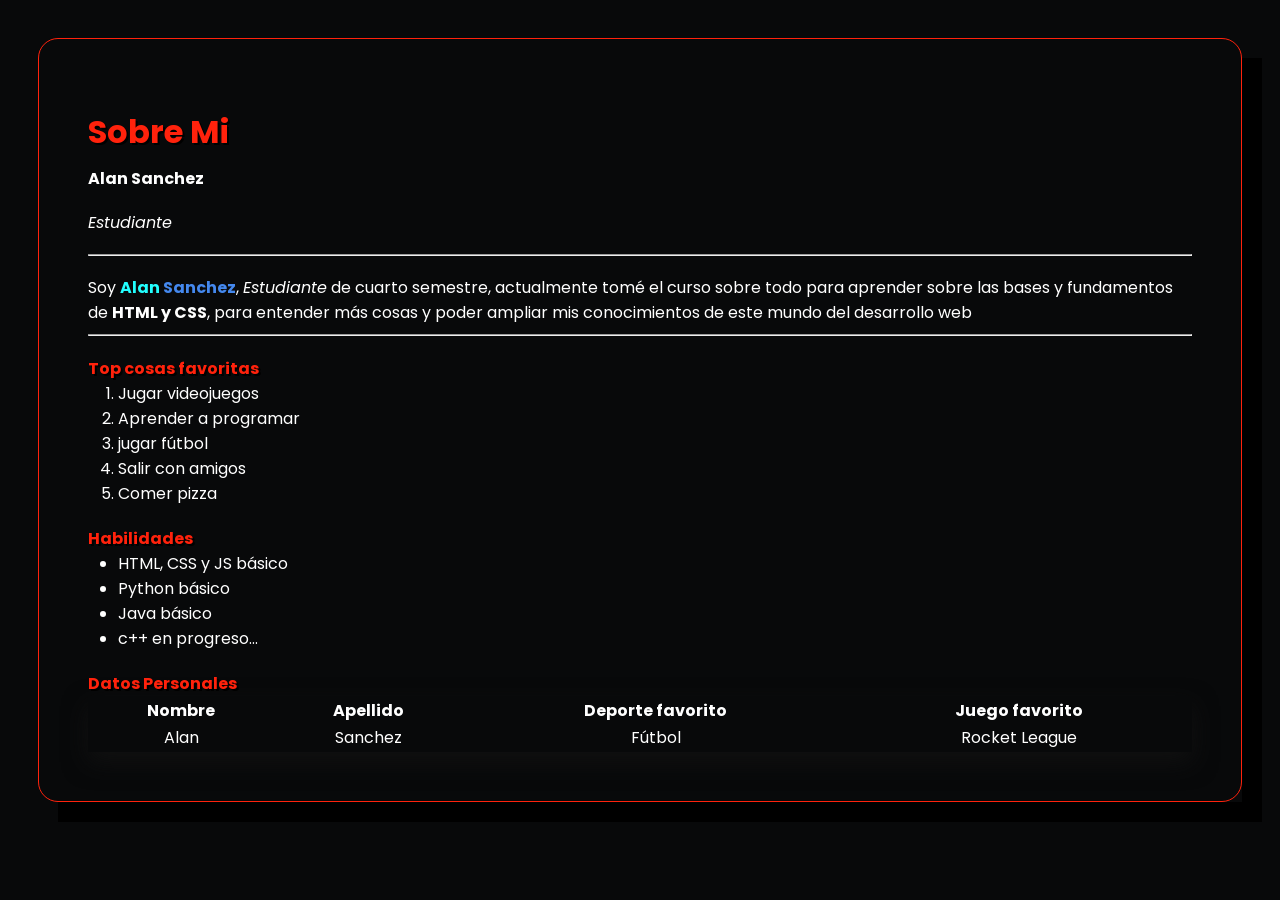
<file: index.html>
<!DOCTYPE html>
<html lang="es">
<head>
    <meta charset="UTF-8">
    <meta name="viewport" content="width=device-width, initial-scale=1.0">
    <title>Document</title>
    <link rel="stylesheet" href="style.css">
</head>
<body>
    <main>
        <!-- Título -->
        <div id="presentation">
                <h1 class="title">Sobre Mi</h1>
                <strong>Alan Sanchez </strong>
                <p>
                    <em class="sub-title">Estudiante</em>
                </p>
                
                <hr>
                
                <!-- Presentación -->
                <p>
                    Soy <strong ><span id="name">Alan</span> <span id="last-name">Sanchez</span></strong>, <em>Estudiante</em> de cuarto semestre, actualmente tomé el curso sobre todo para aprender sobre las bases y fundamentos de <strong> HTML y CSS</strong>, para entender más cosas y poder ampliar mis conocimientos de este mundo del desarrollo web
                </p>
        </div>
            <hr>

        <!-- Lista ordenada de cosas favoritas -->
        
        <p>Top cosas favoritas</p>
        <ol>
            <li>Jugar videojuegos</li>
            <li>Aprender a programar</li>
            <li>jugar fútbol</li>
            <li>Salir con amigos</li>
            <li>Comer pizza</li>
        </ol>
        <!-- Lista desordenada de Habilidades -->
        <p>Habilidades</p>
        <ul>
            <li>HTML, CSS y JS básico</li>
            <li>Python básico</li>
            <li>Java básico</li>
            <li>c++ en progreso...</li>
        </ul>
        
        <!-- Tabla de datos perosnales -->
        <p>Datos Personales</p>
        <table>
            <thead>
                <tr>
                    <th>Nombre</th>
                    <th>Apellido</th>
                    <th>Deporte favorito</th>
                    <th>Juego favorito</th>
                </tr>
            </thead>
            <tbody>
                <tr>
                    <td>Alan</td>
                    <td>Sanchez</td>
                    <td>Fútbol </td>
                    <td>Rocket League</td>
                </tr>
            </tbody>
        </table>
        
        
    </main>
</body>
</html>
</file>
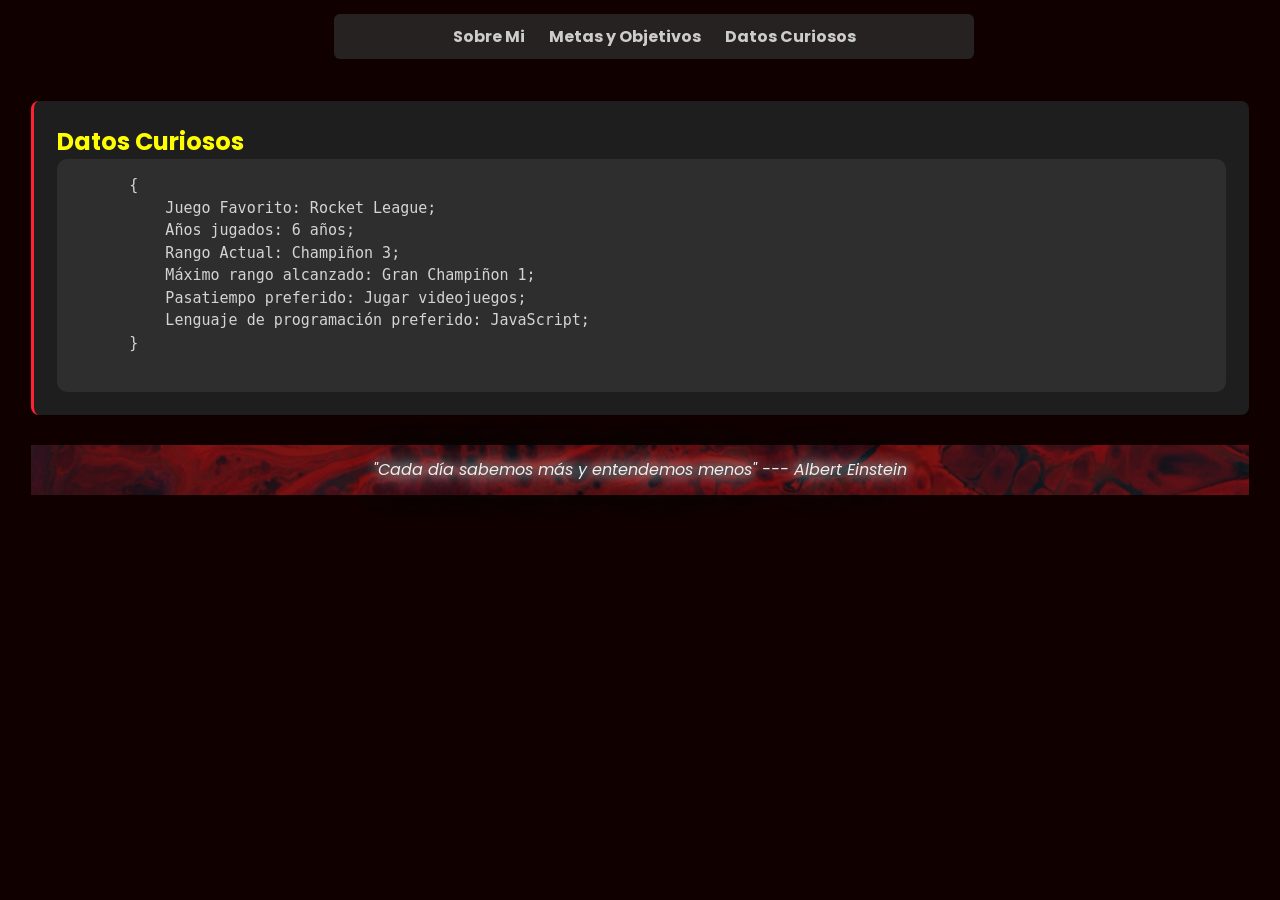
<file: Tarea3/datos_cursiosos.html>
<!DOCTYPE html>
<html lang="en">
<head>
    <meta charset="UTF-8">
    <meta name="viewport" content="width=device-width, initial-scale=1.0">
    <title>Datos Curiosos</title>
    <link rel="stylesheet" href="style.css">
    <link rel="icon" href="images/logo.jpg" type="image/jpg">
</head>
<body>
    <main>
        <div class="container-navbar">
                <nav>
                    <a href="index.html#inicio">Sobre Mi</a>
                    <a href="Metas_objetivos.html">Metas y Objetivos</a>
                    <a href="datos_cursiosos.html">Datos Curiosos</a>
                </nav>
            </div>

            <section id="inicio-DC">
                    <div class="card">
                        <h2>Datos Curiosos</h2>
                        <code>
                            <pre>
        {
            Juego Favorito: Rocket League;
            Años jugados: 6 años;
            Rango Actual: Champiñon 3;
            Máximo rango alcanzado: Gran Champiñon 1;
            Pasatiempo preferido: Jugar videojuegos;
            Lenguaje de programación preferido: JavaScript;
        }
                            </pre>
                        </code>
                    </div>

                    <div class="img-hr">"Cada día sabemos más y entendemos menos" --- Albert Einstein</div>
                </section>
    </main>
</body>
</html>
</file>
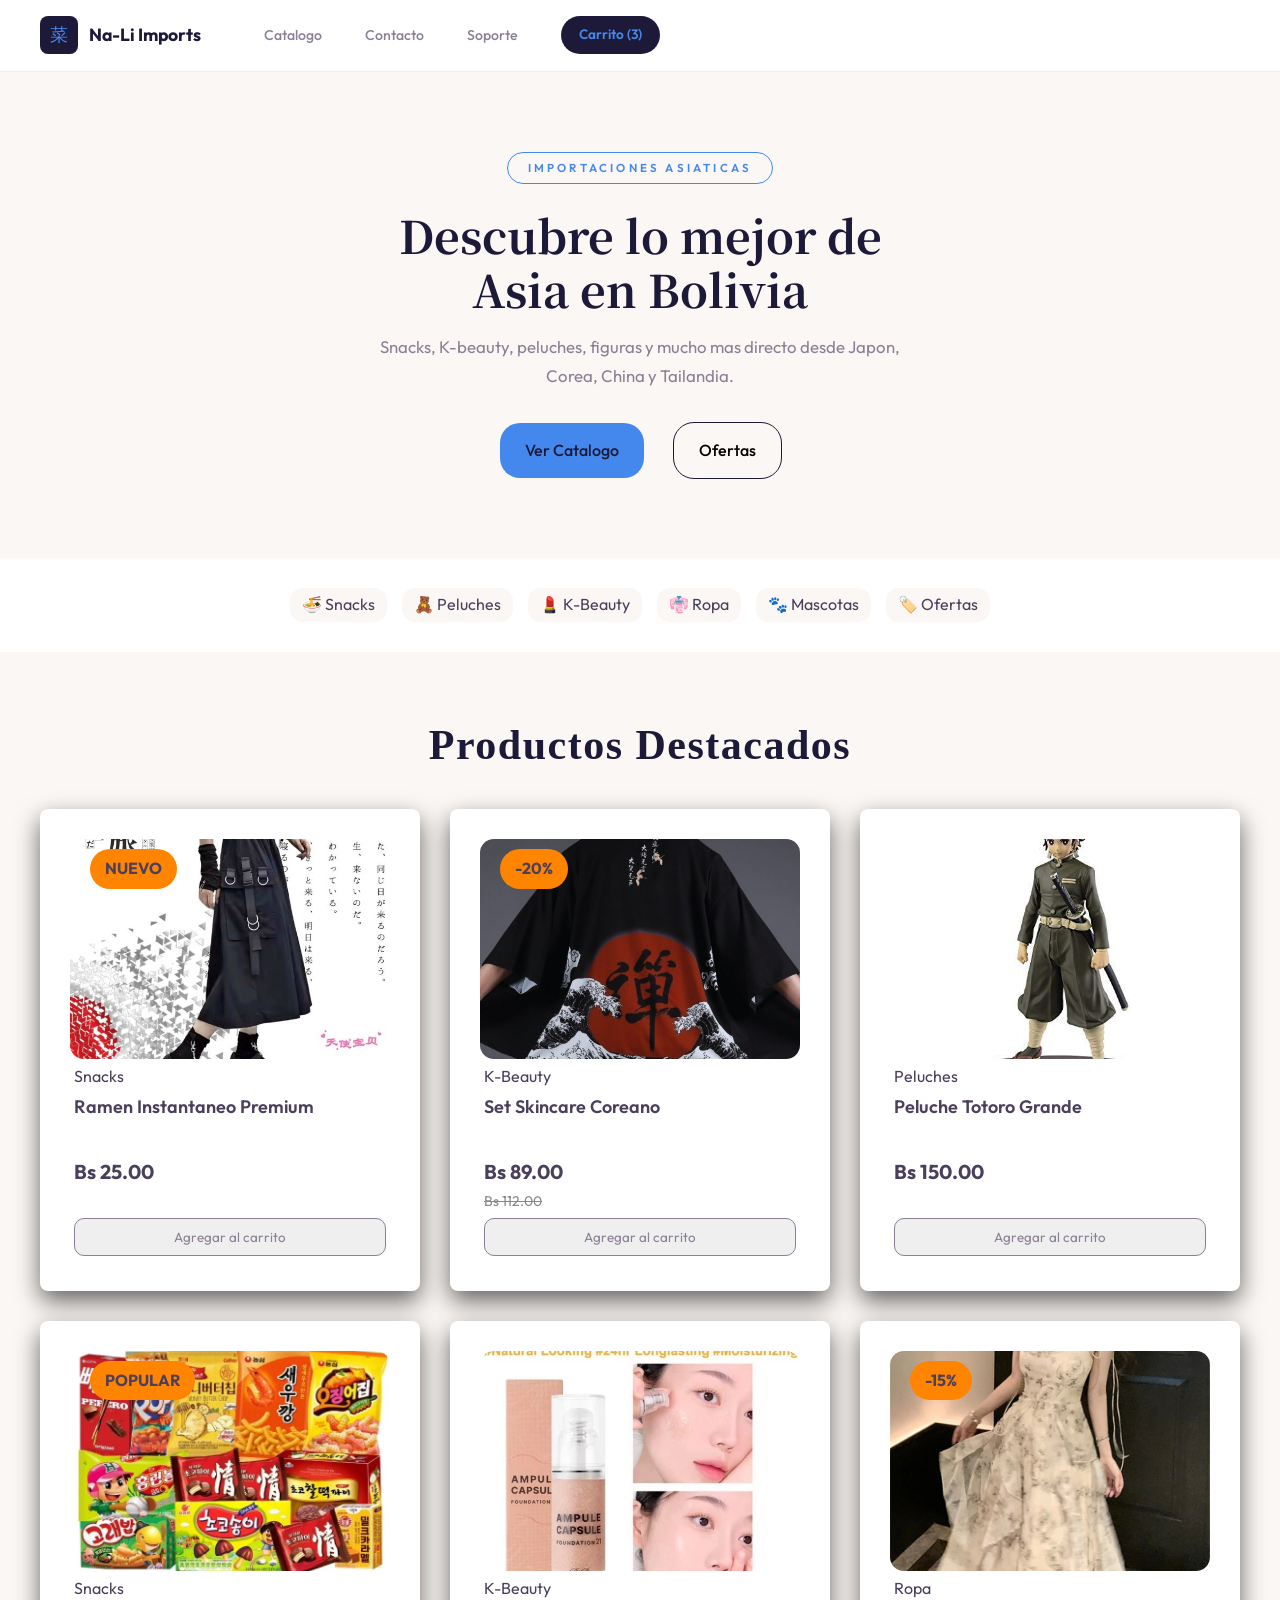
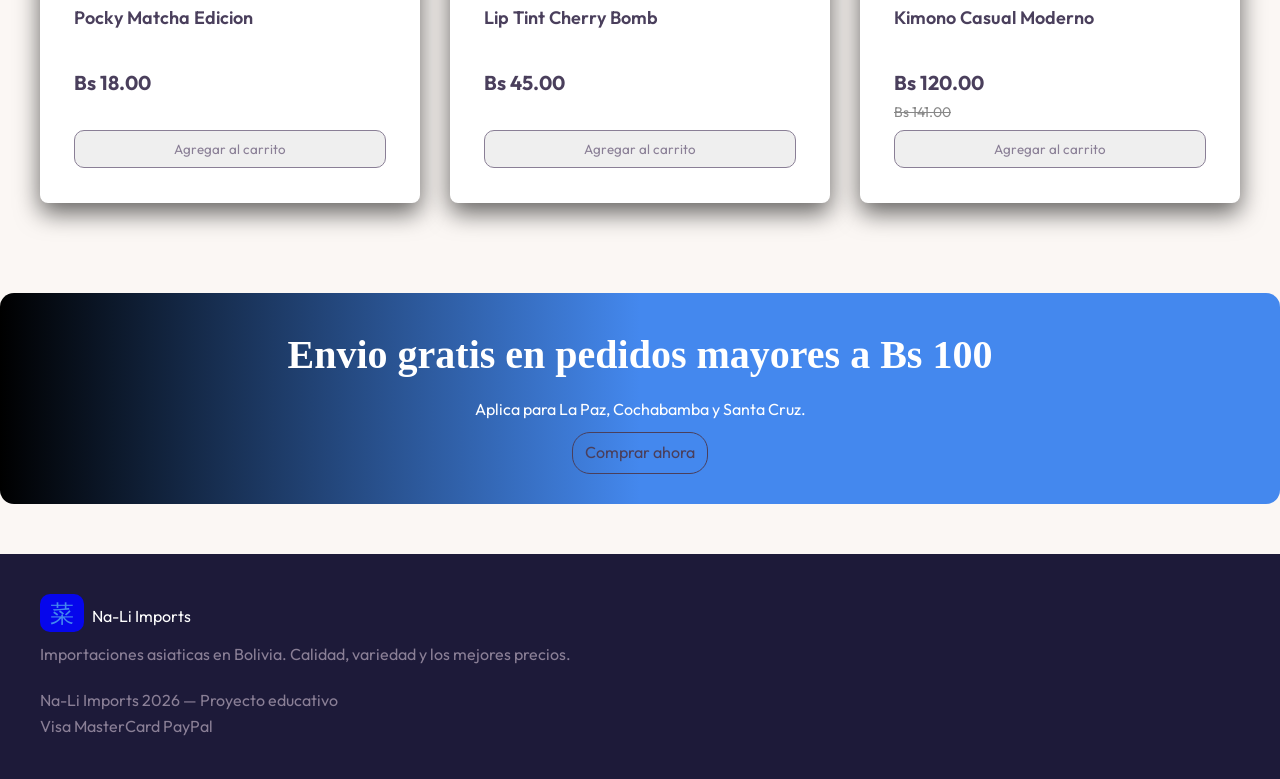
<file: Tarea4/Clase 5 LAding PAge Partial/inicio.html>
<!DOCTYPE html>
<html lang="es">

<head>
  <meta charset="UTF-8">
  <meta name="viewport" content="width=device-width, initial-scale=1.0">
  <title>Na-Li Imports — Catalogo</title>
  <link rel="preconnect" href="https://fonts.googleapis.com">
  <link rel="preconnect" href="https://fonts.gstatic.com" crossorigin>
  <link
    href="https://fonts.googleapis.com/css2?family=Outfit:wght@300;400;500;600;700;800&family=Noto+Serif+JP:wght@400;700&display=swap"
    rel="stylesheet">
  <link rel="stylesheet" href="styles.css">
</head>

<body>

  <nav class="nav">
    <span class="nav__logo-icon">菜</span>
    <span class="nav__logo-text">Na-Li Imports</span>
    <a href="#catalogo" class="nav__link">Catalogo</a>
    <a href="#" class="nav__link">Contacto</a>
    <a href="#" class="nav__link">Soporte</a>
    <span class="nav__cart">Carrito (3)</span>
  </nav>


  <header class="hero">
    <span class="hero__tag">Importaciones Asiaticas</span>
    <h1 class="hero__title">Descubre lo mejor de Asia en Bolivia</h1>
    <p class="hero__text">Snacks, K-beauty, peluches, figuras y mucho mas directo desde Japon, Corea, China y Tailandia.
    </p>
    <div class="hero__btn">
      <a href="#catalogo" class="btn">Ver Catalogo</a>
      <a href="#" class="btn btn--outline">Ofertas</a>
    </div>
  </header>


  <section class="categorias">
    <span class="categoria">🍜 Snacks</span>
    <span class="categoria">🧸 Peluches</span>
    <span class="categoria">💄 K-Beauty</span>
    <span class="categoria">👘 Ropa</span>
    <span class="categoria">🐾 Mascotas</span>
    <span class="categoria">🏷️ Ofertas</span>
  </section>

  <section class="seccion" id="catalogo">
    <h2 class="seccion__titulo">Productos Destacados</h2>

    <div class="cards-container">

      <div class="card">
        <div class="card__imagen">
          <img src="img/producto1.jpg" alt="Ramen instantaneo premium">
          <span class="card__badge">Nuevo</span>
        </div>
        <div class="card__info">
          <span class="card__categoria">Snacks</span>
          <h3 class="card__nombre">Ramen Instantaneo Premium</h3>
          <p class="card__precio">Bs 25.00</p>
          <button class="card__btn">Agregar al carrito</button>
        </div>
      </div>

      <div class="card">
        <div class="card__imagen">
          <img src="img/producto2.jpg" alt="Set de skincare coreano">
          <span class="card__badge card__badge--oferta">-20%</span>
        </div>
        <div class="card__info">
          <span class="card__categoria">K-Beauty</span>
          <h3 class="card__nombre">Set Skincare Coreano</h3>
          <p class="card__precio">Bs 89.00</p>
          <p class="card__precio-antes">Bs 112.00</p>
          <button class="card__btn">Agregar al carrito</button>
        </div>
      </div>

      <div class="card">
        <div class="card__imagen">
          <img src="img/peluche1.jpg" alt="Peluche Totoro">
        </div>
        <div class="card__info">
          <span class="card__categoria">Peluches</span>
          <h3 class="card__nombre">Peluche Totoro Grande</h3>
          <p class="card__precio">Bs 150.00</p>
          <button class="card__btn">Agregar al carrito</button>
        </div>
      </div>

      <div class="card">
        <div class="card__imagen">
          <img src="img/snack1.webp" alt="Pocky matcha">
          <span class="card__badge">Popular</span>
        </div>
        <div class="card__info">
          <span class="card__categoria">Snacks</span>
          <h3 class="card__nombre">Pocky Matcha Edicion</h3>
          <p class="card__precio">Bs 18.00</p>
          <button class="card__btn">Agregar al carrito</button>
        </div>
      </div>

      <div class="card">
        <div class="card__imagen">
          <img src="img/makeup1.webp" alt="Lip tint coreano">
        </div>
        <div class="card__info">
          <span class="card__categoria">K-Beauty</span>
          <h3 class="card__nombre">Lip Tint Cherry Bomb</h3>
          <p class="card__precio">Bs 45.00</p>
          <button class="card__btn">Agregar al carrito</button>
        </div>
      </div>

      <div class="card">
        <div class="card__imagen">
          <img src="img/ropa1.webp" alt="Kimono moderno">
          <span class="card__badge card__badge--oferta">-15%</span>
        </div>
        <div class="card__info">
          <span class="card__categoria">Ropa</span>
          <h3 class="card__nombre">Kimono Casual Moderno</h3>
          <p class="card__precio">Bs 120.00</p>
          <p class="card__precio-antes">Bs 141.00</p>
          <button class="card__btn">Agregar al carrito</button>
        </div>
      </div>

    </div>
  </section>

  <section class="promo">
    <h2 class="promo__titulo">Envio gratis en pedidos mayores a Bs 100</h2>
    <p class="promo__texto">Aplica para La Paz, Cochabamba y Santa Cruz.</p>
    <a href="#" class="btn">Comprar ahora</a>
  </section>


  <footer class="footer">
    <div class="footer__marca">
      <span class="footer__logo-icon">菜</span>
      <span class="footer__logo-text">Na-Li Imports</span>
      <p class="footer__about">Importaciones asiaticas en Bolivia. Calidad, variedad y los mejores precios.</p>
    </div>
    <div class="footer__bottom">
      <p>Na-Li Imports 2026 — Proyecto educativo</p>
      <span class="footer__pago">Visa</span>
      <span class="footer__pago">MasterCard</span>
      <span class="footer__pago">PayPal</span>
    </div>
  </footer>

</body>

</html>
</file>
<file: style.css>
@import url('https://fonts.googleapis.com/css2?family=Poppins:ital,wght@0,100;0,200;0,300;0,400;0,500;0,600;0,700;0,800;0,900;1,100;1,200;1,300;1,400;1,500;1,600;1,700;1,800;1,900&display=swap');
    *{
        margin: 0;
        padding: 0;
        box-sizing: border-box;
        font-family: 'Poppins',sans-serif;
    }
    body{
        background-color: #08090A;
        color: white;
        margin: 3%;
    }
    main{
        position: relative;
        padding: 50px;
        box-shadow: 20px 20px black;
        animation: aparecer 1s alternate backwards ease;

        & #name{
            color: #2ff;
        }
        & #last-name{
            color: #48e;
        }

    }
    main::before{
        content: '';
        position: absolute;
        inset: 0;
        border-radius: 20px;
        border: 1px solid #FF220C;
        z-index: -1;
        animation: parpadear 4s  infinite ease-in-out;
        
    }
    .title{
        color: #FF220C;
    }
    #presentation{
        display: flex;
        flex-direction: column;
        gap: 10px;
    }

    ul,ol{
        padding-left: 30px;
    }
    .title,
    main>p:nth-of-type(1n)
    {
        color: #FF220C;
        font-weight: bolder;
        text-shadow: 2px 2px black;
        padding-top: 20px;
    }
    #presentation p{
        padding: 9px 0;
    }

    table{
        width: 100%;
        
        box-shadow: 0 10px 25px #111;
        text-align: center;
        & thead{
            background:linear-gradient(45deg,#1C1F33);
        }
    }




    @keyframes parpadear{
        0%{
            filter: drop-shadow(0 0 0 #FF220C);
        }
        20%{
            filter: drop-shadow(0 0 0 #FF220C);
        }
        25%{
            filter: drop-shadow(0 0px 5px #FF220C)
            drop-shadow(0 0px 15px #FF220C)
        }
        35%{
                filter: drop-shadow(0 0 10px #FF220C)
                drop-shadow(0 0 25px #FF220C)
                drop-shadow(0 0 50px #FF220C);
        }
        60%{
                filter: drop-shadow(0 0 10px #FF220C)
                drop-shadow(0 0 25px #FF220C)
                drop-shadow(0 0 50px #FF220C);
        }
        70%{
            filter: drop-shadow(0 0 5px #FF220C);
        }
        80%{
            filter: drop-shadow(0 0 0px #FF220C);
        }
        100%{
            filter: drop-shadow(0 0 0 #FF220C)
        }
    }

    @keyframes aparecer{
        from{
            transform: translateY(-100px);
            opacity: 0;
        }
        to{
            transform: translateY(0);
            opacity: 1;
        }
    }
</file>
<file: Tarea3/style.css>
@import url('https://fonts.googleapis.com/css2?family=Poppins:ital,wght@0,100;0,200;0,300;0,400;0,500;0,600;0,700;0,800;0,900;1,100;1,200;1,300;1,400;1,500;1,600;1,700;1,800;1,900&display=swap');
*{
    margin: 0;
    padding: 0;
    box-sizing: border-box;
}

body{
    min-height: 100vh;
    font-size: 16px;
    scroll-behavior: smooth;
    font-family: 'Poppins',sans-serif;
}
main{
    padding: 14px;
    min-height: 100vh;
    background-color: #100f;
    color: #eee;
}


#inicio,
#inicio-DC,
#inicio-MO{
    margin-top: 70px;
}

#inicio{
    position: relative;
    height: 150px;
    border-radius: 10px;
    animation: aparecer 1s;
    z-index: 1;
}
#inicio::before{
    position: absolute;
    content: "";
    inset: 0;
    width: 100%;
    height: inherit;
    background: linear-gradient(to left, rgba(0,0,0,0.4),rgba(0,0,0,0.4),rgba(255,0,0,0.3),rgba(255,0,0,0.3)); 
    /* background: rgba(255, 0, 0, 0.1); */
    z-index: 2;
    border-radius: inherit;

}
#inicio video{
    position: absolute;
    top: 0;
    width: 100%;
    height: inherit;
    object-fit: cover;
    z-index: 1;
    border-radius: inherit;
}
#inicio .content-header{
    position: absolute;
    text-align: center;
    padding: 20px;
    display: flex;
    flex-direction: column;
    width: 100%;
    height: inherit;
    z-index: 3;
}

.container-navbar{
    display: flex;
    justify-content: center;
    position: fixed;
    width: 100%;
    margin-bottom: 30px;
    text-align: center;
    z-index: 3;
}
.container-navbar nav{
    background-color: #333a;
    border-radius: 6px;
    padding: 10px 20px;
    width: 50%;
    animation: aparecer 1s ease;
}

.container-navbar a{
    margin: 0 10px;
    text-decoration: none;
    color: #ccc;
    font-weight: bolder;
    transition: all .3s ease;
}
.container-navbar a:hover{
    border-bottom: 1px solid red;
    color: #f40000;
}

.content-header h1{
    color: #333;
    font-size: 30px;
    font-weight: bolder;
    animation: parpadear-texto 4s infinite alternate-reverse backwards;
}
.content-header em,
.content-header p{
    color: #efefefaa;
    font-weight: bold;
    font-style: italic;
}
.presentation h2,
main #inicio-DC h2,
main #inicio-MO h2{
    color: #FFFF00;
}

.presentation,
#inicio-DC,
#inicio-MO{
    padding: 17px;
    animation: aparecer 1s ease;
}
.presentation .card,
 .presentation .card-2,
 main #inicio-DC .card,
 main #inicio-MO .card{
    background-color: #1e1e1e;
    border-radius: 8px;
    border-left: 3px solid #f23;
    padding: 23px;
}
.presentation .card-2{
        animation: aparecer3 1s ease;
}
.presentation span{
    color: #222;
    font-weight: bolder;
    animation: parpadear-texto2 4s infinite alternate-reverse backwards;
}
.presentation table{
    margin-top: 10px;
    border-collapse: collapse;
    width: 50%;
}
.presentation table tr td:nth-of-type(2n){
    text-align: center;
}
.presentation th{
    background-color: #f23;
    padding: 1px 12px;
    text-align: left;
}
.presentation table thead th:nth-of-type(2n){
    text-align: center;
}
.presentation tr{
    background-color: #111;
}
.presentation td{
    padding: 15px;
}
.presentation tr:hover{
    background-color: #4444;
}
.table{
    display: flex;
    flex-direction: column;
    justify-content: center;
    align-items: center;
    margin-bottom: 30px;
    animation: aparecer3 1s ease;
}
.logo{
    width: 20px;
    height: 20px;
    margin-right: 10px;
}
.img-hr{
    display: flex;
    align-items: center;
    justify-content: center;
    text-shadow:    0 0 5px #222,
        0 0 10px #ffff,
        0 0 20px #efef,
        0 0 40px #ffff,
        0 0 80px #222;
    font-style: italic;
    background: linear-gradient(
        rgba(0,0,0,0.5),
    rgba(0,0,0,0.5),
    rgba(0,0,0,0.5) 
    )
    ,url('images/img.jpeg');
    width: 100%;
    height: 50px;
    background-attachment: fixed;
}
/* !Metas y objetivos */
main #inicio-MO,
main #inicio-DC{
    display: flex;
    flex-direction: column;
    gap: 30px;
}
main figure{
    /* background-color: red; */
    display: flex;
    flex-direction: column;
    justify-content: center;
    align-items: center;
    gap: 10px;
}
main figure img{
    width: 500px;
    box-shadow: 0 0 10px red;
}
main #inicio-MO .card > ul {
        padding-left: 30px;
}
/* !Datos curiosos */

main #inicio-DC code{
    font-family: "Fira Code","Consolas",monospace;
    font-size: 15px;
    line-height: 1.5;
}
main #inicio-DC pre{
    background-color: #2e2e2e;
    padding: 15px 0;
    color: #d4d4d4;
    border-radius: 10px;
}

@keyframes parpadear-texto{
    0% {
        color: #333;
        text-shadow: 0;
        box-shadow: 0;
    }
    25%{
        color: #f4000aaa;
        text-shadow: 0 0 9px #f40000, 0 0 3px rgba(198, 2, 2, 0.5);
    }
    35%{
        color: rgba(198, 2, 2, 0.5);
        text-shadow: 0;
        box-shadow: 0;
    }
    46%{
        color: rgba(198, 2, 2, 0.5);
        text-shadow: 0 0 9px #f40000, 0 0 3px rgba(198, 2, 2, 0.5);
    }
    60%{
        color: #f40000;
        text-shadow: 0;
        box-shadow: 0;
    }
    78%{
        color: rgba(198, 2, 2, 0.5);
        text-shadow: 0 0 9px #f40000, 0 0 3px rgba(198, 2, 2, 0.5);
    }
    100%{
        color: #f40000;
        text-shadow: 0;
        box-shadow: 0;
    }
}
@keyframes parpadear-texto2{
    0% {
        color: #333;
        text-shadow: 0;
        box-shadow: 0;
    }
    25%{
        color: #FF4D4D;
        text-shadow: 0 0 9px #FF4D4D, 0 0 3px rgb(169, 49, 49);
    }
    35%{
        color: #FF4D4D;
        text-shadow: 0;
        box-shadow: 0;
    }
    46%{
        color: #FF4D4D;
        text-shadow: 0 0 9px #FF4D4D, 0 0 3px rgb(169, 49, 49);
    }
    60%{
        color: #FF4D4D;
        text-shadow: 0;
        box-shadow: 0;
    }
    78%{
        color: #FF4D4D;
        text-shadow: 0 0 9px #FF4D4D, 0 0 3px rgb(169, 49, 49);
    }
    100%{
        color: #FF4D4D;
        text-shadow: 0;
        box-shadow: 0;
    }
}
@keyframes aparecer{
    from{
        transform: translateY(-100px);
        opacity: 0;
    }to{
        transform: translateY(0);
        opacity: 1;
    }
}
@keyframes aparecer2{
    from{
        transform: translateX(-200px);
        opacity: 0;
    }to{
        transform: translateX(0);
        opacity: 1;
    }
}
@keyframes aparecer3{
    from{
        transform: translateY(500px);
        opacity: 0;
    }to{
        transform: translateY(0);
        opacity: 1;
    }
}
</file>
<file: Tarea4/Clase 5 LAding PAge Partial/styles.css>
*,
*::before,
*::after {
  margin: 0;
  padding: 0;
  box-sizing: border-box;
}


:root {
  --navy: #1D1A39;
  --purple: #451952;
  --plum: #662549;
  --rose: #AE445A;
  ---blue: #48e;
  --pink-light: #E8BCB9;
  --cream: #FBF7F4;
  --white: #ffffff;
  --text-dark: #1D1A39;
  --text-body: #4A3F5C;
  --text-muted: #8A7F96;
}

body {
  font-family: 'Outfit', sans-serif;
  background-color: var(--cream);
  color: var(--text-body);
  line-height: 1.6;
}

a {
  text-decoration: none;
  color: inherit;
}

img {
  max-width: 100%;
}

button {
  font-family: inherit;
  cursor: pointer;
  border: none;
}

.nav {
  padding: 16px 40px;
  border-bottom: 1px solid rgba(29, 26, 57, 0.08);
  background-color: var(--white);
}

.nav__logo-icon {
  display: inline-block;
  width: 38px;
  height: 38px;
  line-height: 38px;
  text-align: center;
  background: var(--navy);
  color: var(---blue);
  font-size: 1.1rem;
  border-radius: 8px;
  margin-right: 8px;
  vertical-align: middle;
}

.nav__logo-text {
  font-size: 1.1rem;
  font-weight: 700;
  color: var(--text-dark);
  margin-right: 40px;
  vertical-align: middle;
}

.nav__link {
  display: inline-block;
  padding: 8px 18px;
  margin: 0 2px;
  font-size: 0.88rem;
  font-weight: 500;
  color: var(--text-muted);
  border-radius: 100px;
  transition: color 0.3s, backgroud 0.3s;
  vertical-align: middle;
}

.nav__link:hover {
  color: var(--text-dark);
  background: var(---blue);
}

.nav__cart {
  display: inline-block;
  padding: 8px 18px;
  background: var(--navy);
  color: var(---blue);
  font-size: 0.85rem;
  font-weight: 600;
  border-radius: 100px;
  margin-left: 20px;
  vertical-align: middle;
}

.hero {
  max-width: 640px;
  margin: 0 auto;
  padding: 80px 40px;
  text-align: center;
}

.hero__tag {
  display: inline-block;
  font-size: 0.72rem;
  font-weight: 600;
  letter-spacing: 0.2rem;
  text-transform: uppercase;
  color: var(---blue);
  padding: 6px 20px;
  border: 1px solid var(---blue);
  border-radius: 100px;
  margin-bottom: 24px;
}

.hero__title {
  font-family: 'Noto Serif JP', serif;
  font-size: 2.8rem;
  font-weight: 700;
  color: var(--text-dark);
  line-height: 1.2;
  margin-bottom: 18px;
}

.hero__text{
  font-size: 1.05rem;
  color: var(--text-muted);
  line-height: 1.7;
  margin-bottom: 32px;
}
.hero__btn{
  display: flex;
  justify-content: center;
  gap: 30px;
}
.hero__btn .btn{
  padding: 15px 25px;
  border-radius: 20px;
  color: var(--text-dark);
  font-weight: 500;
  background-color: #48e;
  transition: all .3s ease;
}
.hero__btn .btn--outline{
  position: relative;
  outline: 1px solid #1D1A39;
  background-color: initial;
  overflow: hidden;
}
.hero__btn .btn--outline:hover{
  color: #eee !important;
  filter: drop-shadow(0 0 20px var(--text-body));
}
.hero__btn .btn--outline::before{
  content: '';
  position: absolute;
  top: 50px;
  left: 30px;
  background-color: var(---blue);
  width: 200%;
  height: 300%;
  border-radius: 50%;
  z-index: -1;
  transition: all .5s ease;
}
.hero__btn .btn--outline:hover::before{
  top: -130px;
  left: -30px;
  border-radius: 0;
  transform: rotate(-150deg);
}
.hero__btn .btn--outline::after{
  content: '';
  position: absolute;
  top: -180px;
  left: -100px;
  background-color: var(--text-dark);
  width: 200%;
  height: 300%;
  border-radius: 50%;
  z-index: -1;
  transition: all .5s ease;
}
.hero__btn .btn--outline:hover::after{
  top: 10px;
  left: -97px;
  border-radius: 90%;
  transform: rotate(-150deg);
}
.hero__btn .btn:hover{
  color: white;
  filter: drop-shadow(0 0 20px var(--text-body));
}
.hero__btn .btn--outline{
  color: black !important; 
}

.categorias{
  display: flex;
  justify-content: center;
  gap: 15px;
  margin-bottom: 20px;
  padding: 30px 0;
  background-color: var(--white);
}
.categoria{
  background-color: var(--cream);
  padding: 4px 12px;
  border-radius: 13px;
}
#catalogo h2{
  color: var(--text-dark);
  margin-bottom: 30px;
}
.seccion{
  background-color: var(--cream);
  margin-bottom: 50px;
  padding: 40px;
}
.seccion .seccion__titulo{
  text-align: center;
  font-weight: bold;
  font-size: 42px;
  letter-spacing: 1.5px;
  font-family: 'Times New Roman', Times, serif;
}
.seccion .cards-container{
  display: grid;
  grid-template-columns: repeat(auto-fit,minmax(300px,1fr));
  justify-items: center;
  gap: 30px;
}
.seccion .cards-container .card__imagen{
  position: relative;
  width: 100%;
  height: 220px;
  border-radius: 14px;
  overflow: hidden;
}
.seccion .cards-container .card__imagen img{
  width: 100%;
  height: 100%;
  object-fit: cover;
  transition: all .4s ease;
}
.card:hover .card__imagen img{
  transform: scale(1.08);
}
.seccion .card__badge{
  position: absolute;
  background-color: rgb(255, 132, 0);
  text-transform: uppercase;
  font-weight: bold;
  top: 10px;
  left: 20px;
  border-radius: 20px;
  padding: 7px 15px;
  z-index: 1;
}
.seccion .card{
  display: flex;
  flex-direction: column;
  align-items: stretch;
  box-shadow: 0 10px 25px rgba(0,0,0,0.6);
  height: 100%;
  width: 100%;
  padding: 30px;
  border-radius: 8px;
  background-color: var(--white);
  transition: all .3s ease;
}
.seccion .card:hover{
  transform: translateY(-6px);
  box-shadow: 0 18px 40px rgba(0,0,0,0.12);
}
.seccion .card__info{
  display: flex;
  flex-direction: column;
  gap: 6px;
  padding: 5px 4px;
  flex-grow: 1;
}
.seccion .card__nombre{
  font-size: 18px;
  font-weight: 600;
  min-height: 48px;
  line-height: 1.2;
}
.card__precio,
.card__precio-antes{
  min-height: 22px;
}
.seccion .card__precio{
  font-size: 20px;
  font-weight: 700;
  margin-top: 6px;
}
.seccion .card__precio-antes{
  text-decoration: line-through;
  color: #888;
  font-size: 14px;
  margin-top: -4px;
}
.seccion .card__btn{
  margin-top: auto;
  padding: 10px;
  color: var(--text-muted);
  border: 1px solid var(--text-muted);
  border-radius: 10px;
  cursor: pointer;
  transition: all .3s ease;
}
.seccion .card__btn:hover{
  background-color: var(--navy);
  color: var(--white);
  border: 1px solid transparent;
}
.promo{
  min-height: 200px;
  display: flex;
  flex-direction: column;
  justify-content: space-around;
  gap: 10px;
  align-items: center;
  background:linear-gradient(to left, #48e,#48e,black);
  padding: 30px;
  border-radius: 14px;
  margin-bottom: 50px;
}
.promo .promo__titulo{
  font-family: 'Times New Roman', Times, serif;
  font-size: 40px;
  color: var(--white);
}
.promo .promo__texto{
  color: var(--white);
}
.promo .btn{
  color: var(--text-body);
  border: 1px solid var(--text-body);
  padding: 7px 12px;
  border-radius: 18px;
  transition: all .3s ease;
}
.promo .btn:hover{
    background-color: rgb(12, 12, 214);
    border: 1px solid transparent;
    color: var(--cream);
    filter: drop-shadow(0 0 10px rgba(1, 1, 133, 0.633) );
}
.footer{
  display: flex;
  flex-direction: column;
  gap: 20px;
  background-color: var(--navy);
  padding: 40px;
  color: var(--white);
}
.footer .footer__logo-icon{
    color: var(---blue);
    background-color: #0606ec;
    padding: 4px 10px;
    font-size: 24px;
    border-radius: 10px;
    margin-right: 5px;
}
.footer .footer__about{
  margin-top: 10px;
  color: var(--text-muted);
}
.footer .footer__bottom{
  color: var(--text-muted);
}
</file>
